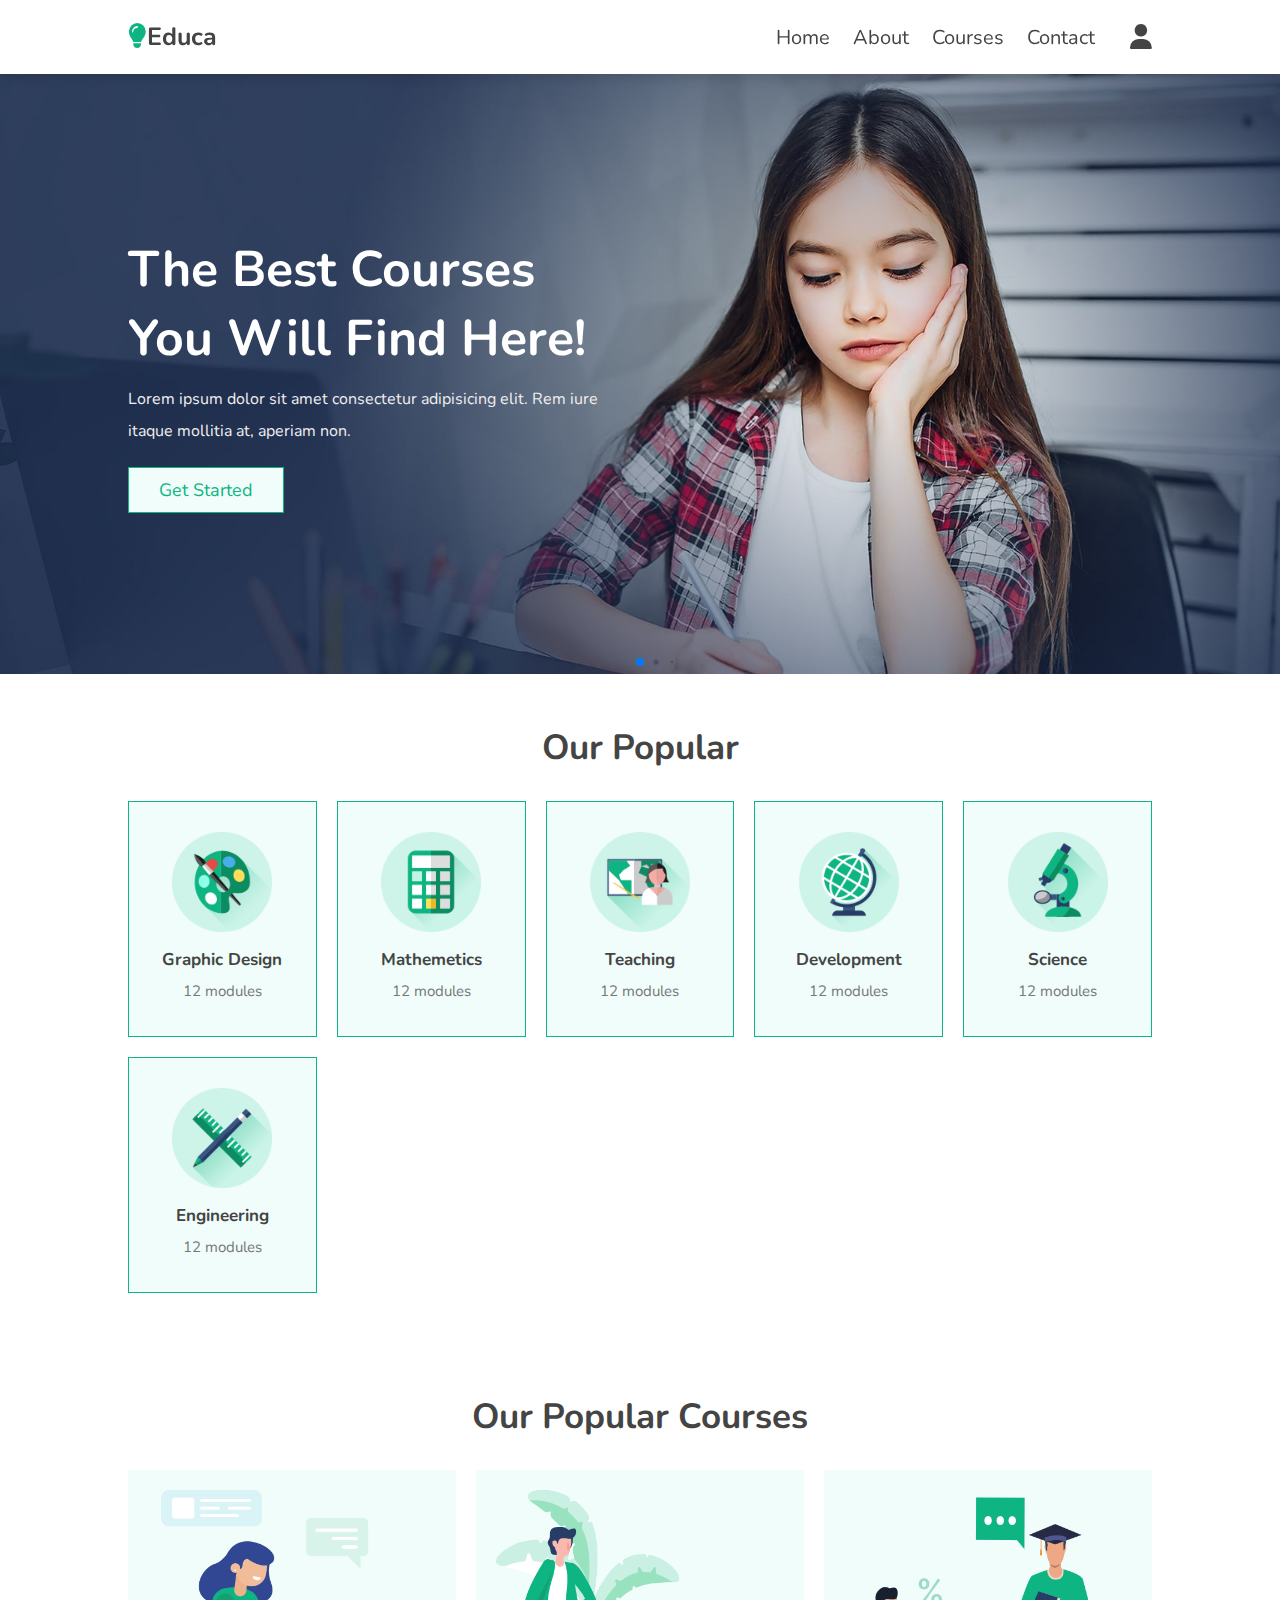
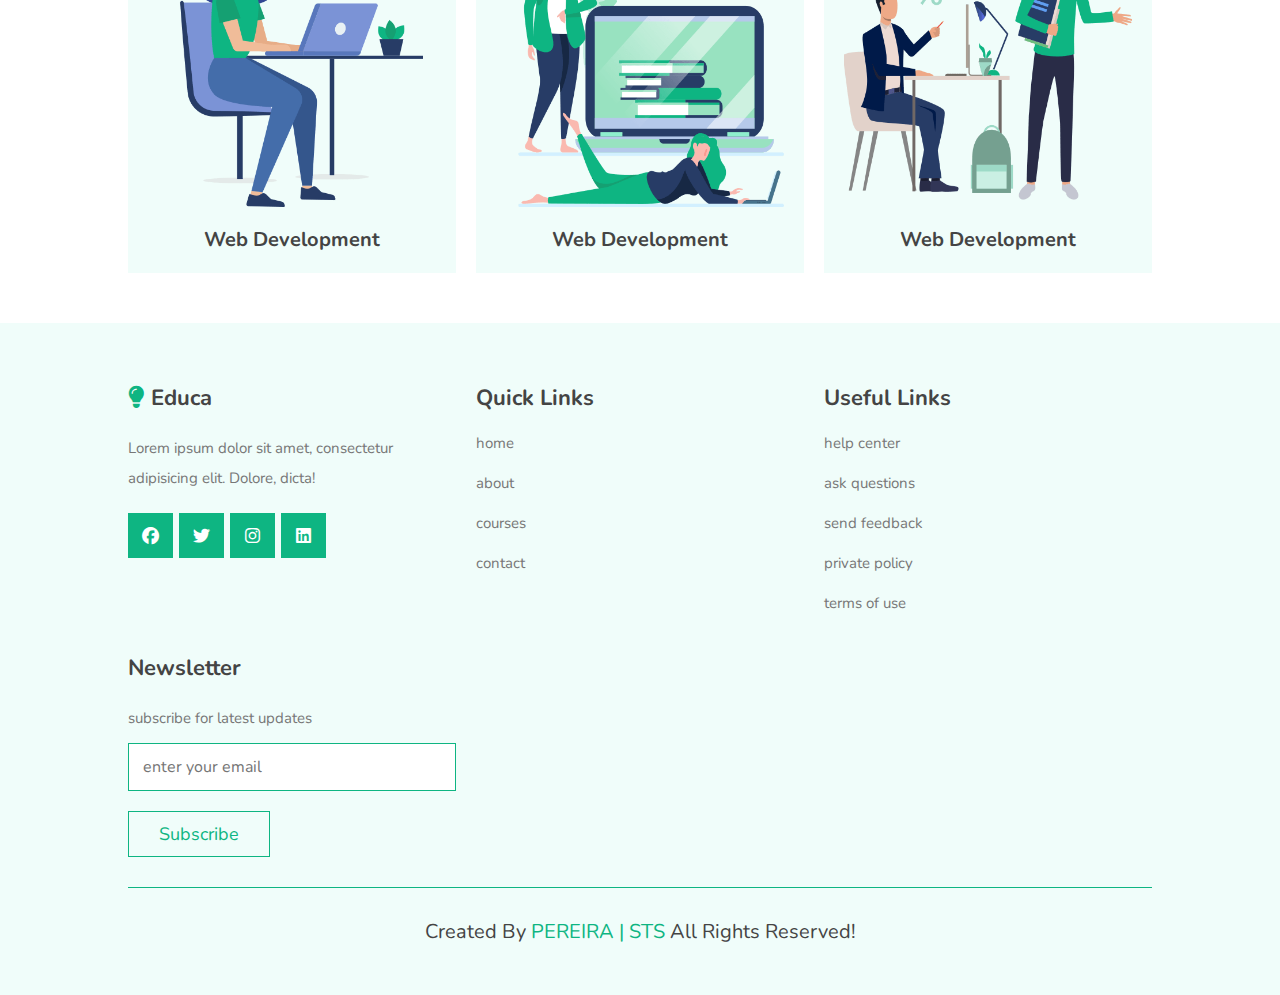
<file: index.html>
<!DOCTYPE html>
<html lang="pt-br">
  <head>
    <meta charset="UTF-8" />
    <meta http-equiv="X-UA-Compatible" content="IE=edge" />
    <meta name="viewport" content="width=device-width, initial-scale=1.0" />
    <title>Project 7</title>
    
    <!-- font awesome cdn link -->
    <link
      rel="stylesheet"
      href="https://cdnjs.cloudflare.com/ajax/libs/font-awesome/6.3.0/css/all.min.css"
    />

    <!-- swiper css link -->
    <link rel="stylesheet" href="https://cdn.jsdelivr.net/npm/swiper@9/swiper-bundle.min.css" />

     <!-- custom css file link -->
     <link rel="stylesheet" href="css/style.css" />

  </head>
  <body>
    <!-- Header section starts -->
    <header class="header">
      <a href="" class="logo"> <i class="fas fa-lightbulb"></i>educa</a>
      <nav class="navbar">
        <div id="close-navbar" class="fas fa-times"></div>
        <a href="index.html">home</a>
        <a href="about.html">about</a>
        <a href="courses.html">courses</a>
        <a href="contact.html">contact</a>
      </nav>

      <div class="icons">
        <div id="account-btn" class="fas fa-user"></div>
        <div id="menu-btn" class="fas fa-bars"></div>
      </div>
    </header>
    <!-- Header section ends -->
    <!-- account form section starts -->
    <div class="account-form">
      <div id="close-form" class="fas fa-times"></div>

      <div class="buttons">
        <span class="btn active login-btn">login</span>
        <span class="btn register-btn">register</span>
      </div>

      <form action="" class="login-form active">
        <h3>login now</h3>
        <input type="email" placeholder="enter your email" class="box" />
        <input type="password" placeholder="enter your password" class="box" />
        <div class="flex">
          <input type="checkbox" name="" id="remember-me" />
          <label for="remember-me">remember-me</label>
          <a href="#">forgot password?</a>
        </div>
        <input type="submit" value="login now" class="btn" />
      </form>

      <form action="" class="register-form">
        <h3>register now</h3>
        <input type="email" placeholder="enter your email" class="box" />
        <input type="password" placeholder="enter your password" class="box" />
        <input
          type="password"
          placeholder="confirm your password"
          class="box"
        />
        <input type="submit" value="register now" class="btn" />
      </form>
    </div>
    <!-- account form section ends -->
    <!-- home section starts -->
    <section class="home">
      <div class="swiper home-slider">
        <div class="swiper-wrapper">
          <section class="swiper-slide" style="background: url(img/home-slide-1.jpg) no-repeat;">
            <div class="content">
              <h3>the best courses you will find here!</h3>
              <p>Lorem ipsum dolor sit amet consectetur adipisicing elit. Rem iure itaque mollitia at, aperiam non.</p>
              <a href="#" class="btn">get started</a>
            </div>
          </section>

          <section class="swiper-slide" style="background: url(img/home-slide-2.jpg) no-repeat;">
            <div class="content">
              <h3>the best courses you will find here!</h3>
              <p>Lorem ipsum dolor sit amet consectetur adipisicing elit. Rem iure itaque mollitia at, aperiam non.</p>
              <a href="#" class="btn">get started</a>
            </div>
          </section>

          <section class="swiper-slide" style="background: url(img/home-slide-3.jpg) no-repeat;">
            <div class="content">
              <h3>the best courses you will find here!</h3>
              <p>Lorem ipsum dolor sit amet consectetur adipisicing elit. Rem iure itaque mollitia at, aperiam non.</p>
              <a href="#" class="btn">get started</a>
            </div>
          </section>
        </div>
        <div class="swiper-pagination"></div>
      </div>
    </section>
    <!-- home section ends -->
    <!-- subject section starts -->
    <section class="subjects">
      <h1 class="heading">our popular</h1>
      <div class="box-container">
        <div class="box">
          <img src="img/subject-icon-1.png">
          <h3>graphic design</h3>
          <p>12 modules</p>
        </div>

        <div class="box">
          <img src="img/subject-icon-2.png">
          <h3>mathemetics</h3>
          <p>12 modules</p>
        </div>

        <div class="box">
          <img src="img/subject-icon-3.png">
          <h3>teaching</h3>
          <p>12 modules</p>
        </div>

        <div class="box">
          <img src="img/subject-icon-4.png">
          <h3>development</h3>
          <p>12 modules</p>
        </div>

        <div class="box">
          <img src="img/subject-icon-5.png">
          <h3>science</h3>
          <p>12 modules</p>
        </div>

        <div class="box">
          <img src="img/subject-icon-6.png">
          <h3>engineering</h3>
          <p>12 modules</p>
        </div>
      </div>
    </section>
    <!-- subject section ends -->
    <!-- home courses slider section starts -->
    <section class="home-courses">

      <h1 class="heading">our popular courses</h1>
      <div class="swiper home-courses-slider">
        <div class="swiper-wrapper">
          <div class="swiper-slide slide">
            <div class="image">
              <img src="img/course-1-1.png">
              <h3>web development</h3>
            </div>
            <div class="content">
              <h3>web development</h3>
              <p>Lorem ipsum dolor sit amet consectetur adipisicing elit. Voluptas, illo?</p>
              <a href="#" class="btn">read more</a>
            </div>
          </div>

          <div class="swiper-slide slide">
            <div class="image">
              <img src="img/course-1-2.png">
              <h3>web development</h3>
            </div>
            <div class="content">
              <h3>web development</h3>
              <p>Lorem ipsum dolor sit amet consectetur adipisicing elit. Voluptas, illo?</p>
              <a href="#" class="btn">read more</a>
            </div>
          </div>

          <div class="swiper-slide slide">
            <div class="image">
              <img src="img/course-1-3.png">
              <h3>web development</h3>
            </div>
            <div class="content">
              <h3>web development</h3>
              <p>Lorem ipsum dolor sit amet consectetur adipisicing elit. Voluptas, illo?</p>
              <a href="#" class="btn">read more</a>
            </div>
          </div>

          <div class="swiper-slide slide">
            <div class="image">
              <img src="img/course-1-4.png">
              <h3>web development</h3>
            </div>
            <div class="content">
              <h3>web development</h3>
              <p>Lorem ipsum dolor sit amet consectetur adipisicing elit. Voluptas, illo?</p>
              <a href="#" class="btn">read more</a>
            </div>
          </div>

          <div class="swiper-slide slide">
            <div class="image">
              <img src="img/course-1-5.png">
              <h3>web development</h3>
            </div>
            <div class="content">
              <h3>web development</h3>
              <p>Lorem ipsum dolor sit amet consectetur adipisicing elit. Voluptas, illo?</p>
              <a href="#" class="btn">read more</a>
            </div>
          </div>

          <div class="swiper-slide slide">
            <div class="image">
              <img src="img/course-1-6.png">
              <h3>web development</h3>
            </div>
            <div class="content">
              <h3>web development</h3>
              <p>Lorem ipsum dolor sit amet consectetur adipisicing elit. Voluptas, illo?</p>
              <a href="#" class="btn">read more</a>
            </div>
          </div>
        </div>
      </div>
    </section>
    <!-- home courses slider section ends -->
    <!-- footer section starts -->
    <section class="footer">
      <div class="box-container">
        <div class="box">
          <h3><i class="fas fa-lightbulb"></i> educa</h3>
          <p>
            Lorem ipsum dolor sit amet, consectetur adipisicing elit. Dolore,
            dicta!
          </p>
          <div class="share">
            <a target="_blank" href="https://pt-br.facebook.com/ronaldo.ronaldo.9889/" class="fab fa-facebook"></a>
            <a target="_blank" href="#" class="fab fa-twitter"></a>
            <a target="_blank" href="#" class="fab fa-instagram"></a>
            <a target="_blank" href="#" class="fab fa-linkedin"></a>
          </div>
        </div>

        <div class="box">
          <h3>quick links</h3>
          <a href="index.html" class="link">home</a>
          <a href="about.html" class="link">about</a>
          <a href="courses.html" class="link">courses</a>
          <a href="contact.html" class="link">contact</a>
        </div>

        <div class="box">
          <h3>useful links</h3>
          <a href="#" class="link">help center</a>
          <a href="#" class="link">ask questions</a>
          <a href="#" class="link">send feedback</a>
          <a href="#" class="link">private policy</a>
          <a href="#" class="link">terms of use</a>
        </div>

        <div class="box">
          <h3>newsletter</h3>
          <p>subscribe for latest updates</p>
          <form action="">
            <input
              type="email"
              name=""
              placeholder="enter your email"
              id=""
              class="email"
            />
            <input type="submit" value="subscribe" class="btn" />
          </form>
        </div>
      </div>

      <div class="credit">
        created by <span>PEREIRA | STS</span> all rights reserved!
      </div>
    </section>
    <!-- footer section ends -->
    <!-- swiper js link -->
    <script src="https://cdn.jsdelivr.net/npm/swiper@9/swiper-bundle.min.js"></script>
    <!-- account js file starts -->
    <script src="js/script.js"></script>
    <!-- account js file ends -->
  </body>
</html>
</file>
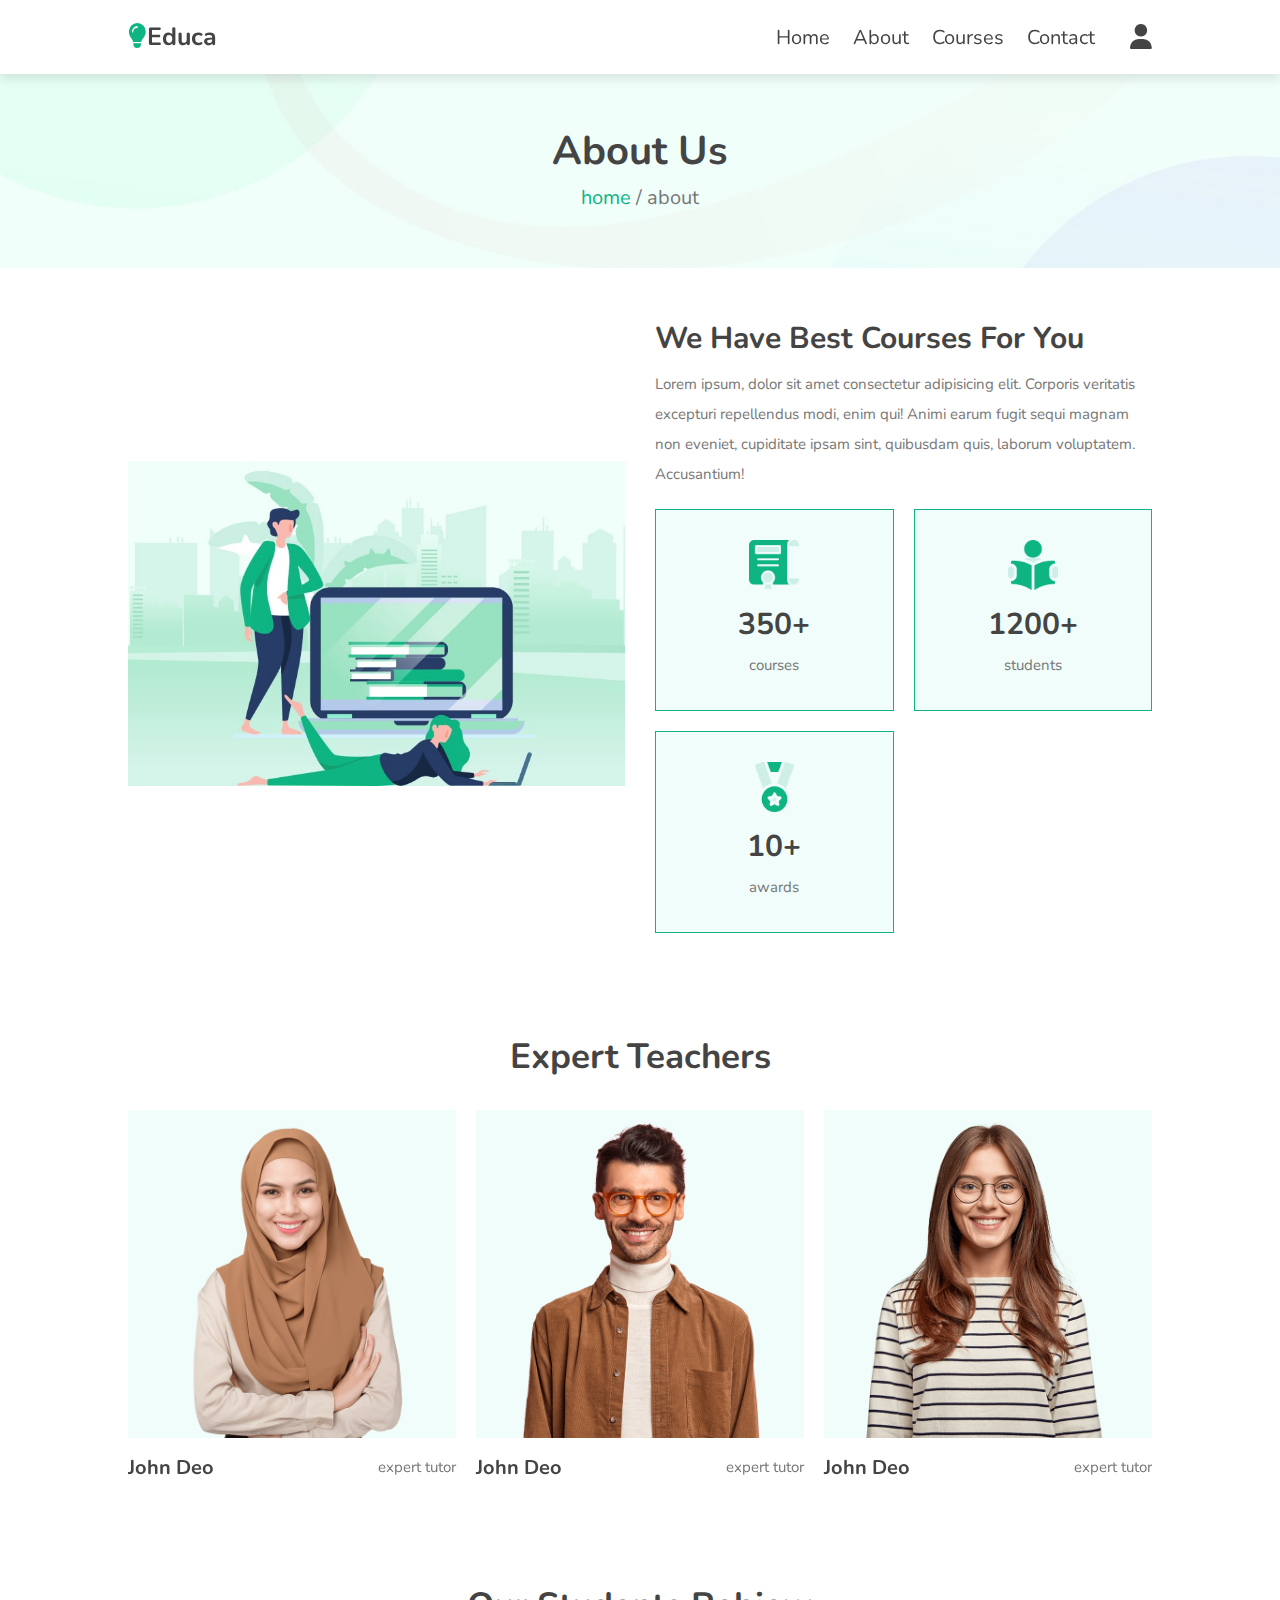
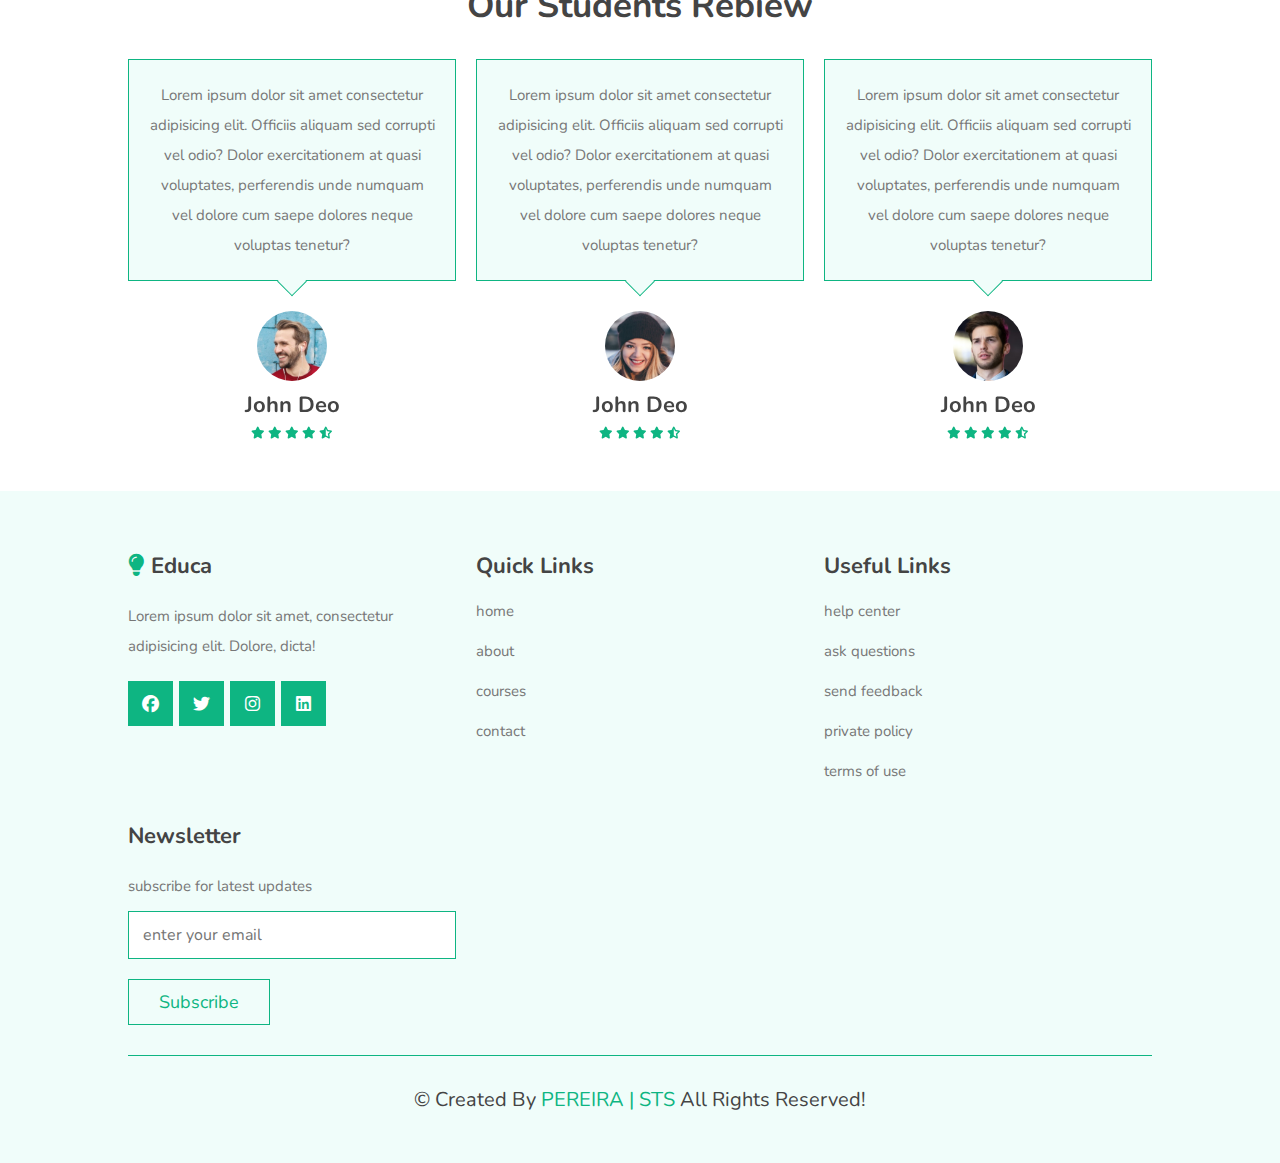
<file: about.html>
<!DOCTYPE html>
<html lang="pt-br">
  <head>
    <meta charset="UTF-8" />
    <meta http-equiv="X-UA-Compatible" content="IE=edge" />
    <meta name="viewport" content="width=device-width, initial-scale=1.0" />
    <title>Project 7 - About</title>
    <link rel="stylesheet" href="css/style.css" />
    <link
      rel="stylesheet"
      href="https://cdnjs.cloudflare.com/ajax/libs/font-awesome/6.3.0/css/all.min.css"
    />
    <!-- swiper css link -->
    <link
      rel="stylesheet"
      href="https://cdn.jsdelivr.net/npm/swiper@9/swiper-bundle.min.css"
    />
  </head>
  <body>
    <!-- header section starts -->
    <header class="header">
      <a href="" class="logo"> <i class="fas fa-lightbulb"></i>educa</a>
      <nav class="navbar">
        <div id="close-navbar" class="fas fa-times"></div>
        <a href="index.html">home</a>
        <a href="about.html">about</a>
        <a href="courses.html">courses</a>
        <a href="contact.html">contact</a>
      </nav>

      <div class="icons">
        <div id="account-btn" class="fas fa-user"></div>
        <div id="menu-btn" class="fas fa-bars"></div>
      </div>
    </header>

    <!-- form section starts -->
    <div class="account-form">
      <div id="close-form" class="fas fa-times"></div>

      <div class="buttons">
        <span class="btn active login-btn">login</span>
        <span class="btn register-btn">register</span>
      </div>

      <form action="" class="login-form active">
        <h3>login now</h3>
        <input type="email" placeholder="enter your email" class="box" />
        <input type="password" placeholder="enter your password" class="box" />
        <div class="flex">
          <input type="checkbox" name="" id="remember-me" />
          <label for="remember-me">remember-me</label>
          <a href="#">forgot password?</a>
        </div>
        <input type="submit" value="login now" class="btn" />
      </form>

      <form action="" class="register-form">
        <h3>register now</h3>
        <input type="email" placeholder="enter your email" class="box" />
        <input type="password" placeholder="enter your password" class="box" />
        <input
          type="password"
          placeholder="confirm your password"
          class="box"
        />
        <input type="submit" value="register now" class="btn" />
      </form>
    </div>
    <!-- form section ends -->
    <!-- header section ends -->
    <!-- about section starts -->
    <section class="heading-link">
      <h3>about us</h3>
      <p><a href="index.html">home</a> / about</p>
    </section>
    <section class="about">
      <div class="images">
        <img src="img/about-img.jpg" />
      </div>

      <div class="content">
        <h3 class="about-title">we have best courses for you</h3>
        <p>
          Lorem ipsum, dolor sit amet consectetur adipisicing elit. Corporis
          veritatis excepturi repellendus modi, enim qui! Animi earum fugit
          sequi magnam non eveniet, cupiditate ipsam sint, quibusdam quis,
          laborum voluptatem. Accusantium!
        </p>
        <div class="icons-container">
          <div class="icons">
            <img src="img/about-icon-1.png" />
            <h3>350+</h3>
            <span>courses</span>
          </div>

          <div class="icons">
            <img src="img/about-icon-2.png" />
            <h3>1200+</h3>
            <span>students</span>
          </div>

          <div class="icons">
            <img src="img/about-icon-3.png" />
            <h3>10+</h3>
            <span>awards</span>
          </div>
        </div>
      </div>
    </section>
    <!-- about section ends -->
    <!-- teachers section starts-->
    <section class="teachers">
      <h1 class="heading">expert teachers</h1>
      <div class="swiper teachers-slider">
        <div class="swiper-wrapper">
          <div class="swiper-slide slide">
            <div class="image">
              <img src="img/teacher-1.png" />
              <div class="share">
                <a href="#" class="fab fa-facebook-f"></a>
                <a href="#" class="fab fa-twitter"></a>
                <a href="#" class="fab fa-instagram"></a>
                <a href="#" class="fab fa-linkedin"></a>
              </div>
            </div>
            <div class="content">
              <h3>john deo</h3>
              <span>expert tutor</span>
            </div>
          </div>

          <div class="swiper-slide slide">
            <div class="image">
              <img src="img/teacher-2.png" />
              <div class="share">
                <a href="#" class="fab fa-facebook-f"></a>
                <a href="#" class="fab fa-twitter"></a>
                <a href="#" class="fab fa-instagram"></a>
                <a href="#" class="fab fa-linkedin"></a>
              </div>
            </div>
            <div class="content">
              <h3>john deo</h3>
              <span>expert tutor</span>
            </div>
          </div>

          <div class="swiper-slide slide">
            <div class="image">
              <img src="img/teacher-3.png" />
              <div class="share">
                <a href="#" class="fab fa-facebook-f"></a>
                <a href="#" class="fab fa-twitter"></a>
                <a href="#" class="fab fa-instagram"></a>
                <a href="#" class="fab fa-linkedin"></a>
              </div>
            </div>
            <div class="content">
              <h3>john deo</h3>
              <span>expert tutor</span>
            </div>
          </div>

          <div class="swiper-slide slide">
            <div class="image">
              <img src="img/teacher-4.png" />
              <div class="share">
                <a href="#" class="fab fa-facebook-f"></a>
                <a href="#" class="fab fa-twitter"></a>
                <a href="#" class="fab fa-instagram"></a>
                <a href="#" class="fab fa-linkedin"></a>
              </div>
            </div>
            <div class="content">
              <h3>john deo</h3>
              <span>expert tutor</span>
            </div>
          </div>

          <div class="swiper-slide slide">
            <div class="image">
              <img src="img/teacher-5.png" />
              <div class="share">
                <a href="#" class="fab fa-facebook-f"></a>
                <a href="#" class="fab fa-twitter"></a>
                <a href="#" class="fab fa-instagram"></a>
                <a href="#" class="fab fa-linkedin"></a>
              </div>
            </div>
            <div class="content">
              <h3>john deo</h3>
              <span>expert tutor</span>
            </div>
          </div>

          <div class="swiper-slide slide">
            <div class="image">
              <img src="img/teacher-6.png" />
              <div class="share">
                <a href="#" class="fab fa-facebook-f"></a>
                <a href="#" class="fab fa-twitter"></a>
                <a href="#" class="fab fa-instagram"></a>
                <a href="#" class="fab fa-linkedin"></a>
              </div>
            </div>
            <div class="content">
              <h3>john deo</h3>
              <span>expert tutor</span>
            </div>
          </div>
        </div>
      </div>
    </section>
    <!-- teachers section ends-->
    <!-- students reviews section starts -->
    <section class="reviews">
      <h1 class="heading">our students rebiew</h1>
      <div class="swiper reviews-slider">
        <div class="swiper-wrapper">
          <div class="swiper-slide slide">
            <p>
              Lorem ipsum dolor sit amet consectetur adipisicing elit. Officiis
              aliquam sed corrupti vel odio? Dolor exercitationem at quasi
              voluptates, perferendis unde numquam vel dolore cum saepe dolores
              neque voluptas tenetur?
            </p>
            <img src="img/pic-1.png" />
            <h3>john deo</h3>
            <div class="stars">
              <i class="fas fa-star"></i>
              <i class="fas fa-star"></i>
              <i class="fas fa-star"></i>
              <i class="fas fa-star"></i>
              <i class="fas fa-star-half-alt"></i>
            </div>
          </div>

          <div class="swiper-slide slide">
            <p>
              Lorem ipsum dolor sit amet consectetur adipisicing elit. Officiis
              aliquam sed corrupti vel odio? Dolor exercitationem at quasi
              voluptates, perferendis unde numquam vel dolore cum saepe dolores
              neque voluptas tenetur?
            </p>
            <img src="img/pic-2.png" />
            <h3>john deo</h3>
            <div class="stars">
              <i class="fas fa-star"></i>
              <i class="fas fa-star"></i>
              <i class="fas fa-star"></i>
              <i class="fas fa-star"></i>
              <i class="fas fa-star-half-alt"></i>
            </div>
          </div>

          <div class="swiper-slide slide">
            <p>
              Lorem ipsum dolor sit amet consectetur adipisicing elit. Officiis
              aliquam sed corrupti vel odio? Dolor exercitationem at quasi
              voluptates, perferendis unde numquam vel dolore cum saepe dolores
              neque voluptas tenetur?
            </p>
            <img src="img/pic-3.png" />
            <h3>john deo</h3>
            <div class="stars">
              <i class="fas fa-star"></i>
              <i class="fas fa-star"></i>
              <i class="fas fa-star"></i>
              <i class="fas fa-star"></i>
              <i class="fas fa-star-half-alt"></i>
            </div>
          </div>

          <div class="swiper-slide slide">
            <p>
              Lorem ipsum dolor sit amet consectetur adipisicing elit. Officiis
              aliquam sed corrupti vel odio? Dolor exercitationem at quasi
              voluptates, perferendis unde numquam vel dolore cum saepe dolores
              neque voluptas tenetur?
            </p>
            <img src="img/pic-4.png" />
            <h3>john deo</h3>
            <div class="stars">
              <i class="fas fa-star"></i>
              <i class="fas fa-star"></i>
              <i class="fas fa-star"></i>
              <i class="fas fa-star"></i>
              <i class="fas fa-star-half-alt"></i>
            </div>
          </div>

          <div class="swiper-slide slide">
            <p>
              Lorem ipsum dolor sit amet consectetur adipisicing elit. Officiis
              aliquam sed corrupti vel odio? Dolor exercitationem at quasi
              voluptates, perferendis unde numquam vel dolore cum saepe dolores
              neque voluptas tenetur?
            </p>
            <img src="img/pic-5.png" />
            <h3>john deo</h3>
            <div class="stars">
              <i class="fas fa-star"></i>
              <i class="fas fa-star"></i>
              <i class="fas fa-star"></i>
              <i class="fas fa-star"></i>
              <i class="fas fa-star-half-alt"></i>
            </div>
          </div>

          <div class="swiper-slide slide">
            <p>
              Lorem ipsum dolor sit amet consectetur adipisicing elit. Officiis
              aliquam sed corrupti vel odio? Dolor exercitationem at quasi
              voluptates, perferendis unde numquam vel dolore cum saepe dolores
              neque voluptas tenetur?
            </p>
            <img src="img/pic-6.png" />
            <h3>john deo</h3>
            <div class="stars">
              <i class="fas fa-star"></i>
              <i class="fas fa-star"></i>
              <i class="fas fa-star"></i>
              <i class="fas fa-star"></i>
              <i class="fas fa-star-half-alt"></i>
            </div>
          </div>
        </div>
      </div>
    </section>
    <!-- students reviews section ends -->
    <!-- account footer starts -->
    <section class="footer">
      <div class="box-container">
        <div class="box">
          <h3><i class="fas fa-lightbulb"></i> educa</h3>
          <p>
            Lorem ipsum dolor sit amet, consectetur adipisicing elit. Dolore,
            dicta!
          </p>
          <div class="share">
            <a href="#" class="fab fa-facebook"></a>
            <a href="#" class="fab fa-twitter"></a>
            <a href="#" class="fab fa-instagram"></a>
            <a href="#" class="fab fa-linkedin"></a>
          </div>
        </div>

        <div class="box">
          <h3>quick links</h3>
          <a href="index.html" class="link">home</a>
          <a href="about.html" class="link">about</a>
          <a href="courses.html" class="link">courses</a>
          <a href="contact.html" class="link">contact</a>
        </div>

        <div class="box">
          <h3>useful links</h3>
          <a href="#" class="link">help center</a>
          <a href="#" class="link">ask questions</a>
          <a href="#" class="link">send feedback</a>
          <a href="#" class="link">private policy</a>
          <a href="#" class="link">terms of use</a>
        </div>

        <div class="box">
          <h3>newsletter</h3>
          <p>subscribe for latest updates</p>
          <form action="">
            <input
              type="email"
              name=""
              placeholder="enter your email"
              id=""
              class="email"
            />
            <input type="submit" value="subscribe" class="btn" />
          </form>
        </div>
      </div>

      <div class="credit">
        &copy created by <span>PEREIRA | STS</span> all rights reserved!
      </div>
    </section>
    <!-- account footer ends -->
    <!-- swiper js link -->
    <script src="https://cdn.jsdelivr.net/npm/swiper@9/swiper-bundle.min.js"></script>
    <!-- account js file starts -->
    <script src="js/script.js"></script>
    <!-- account js file ends -->
  </body>
</html>
</file>
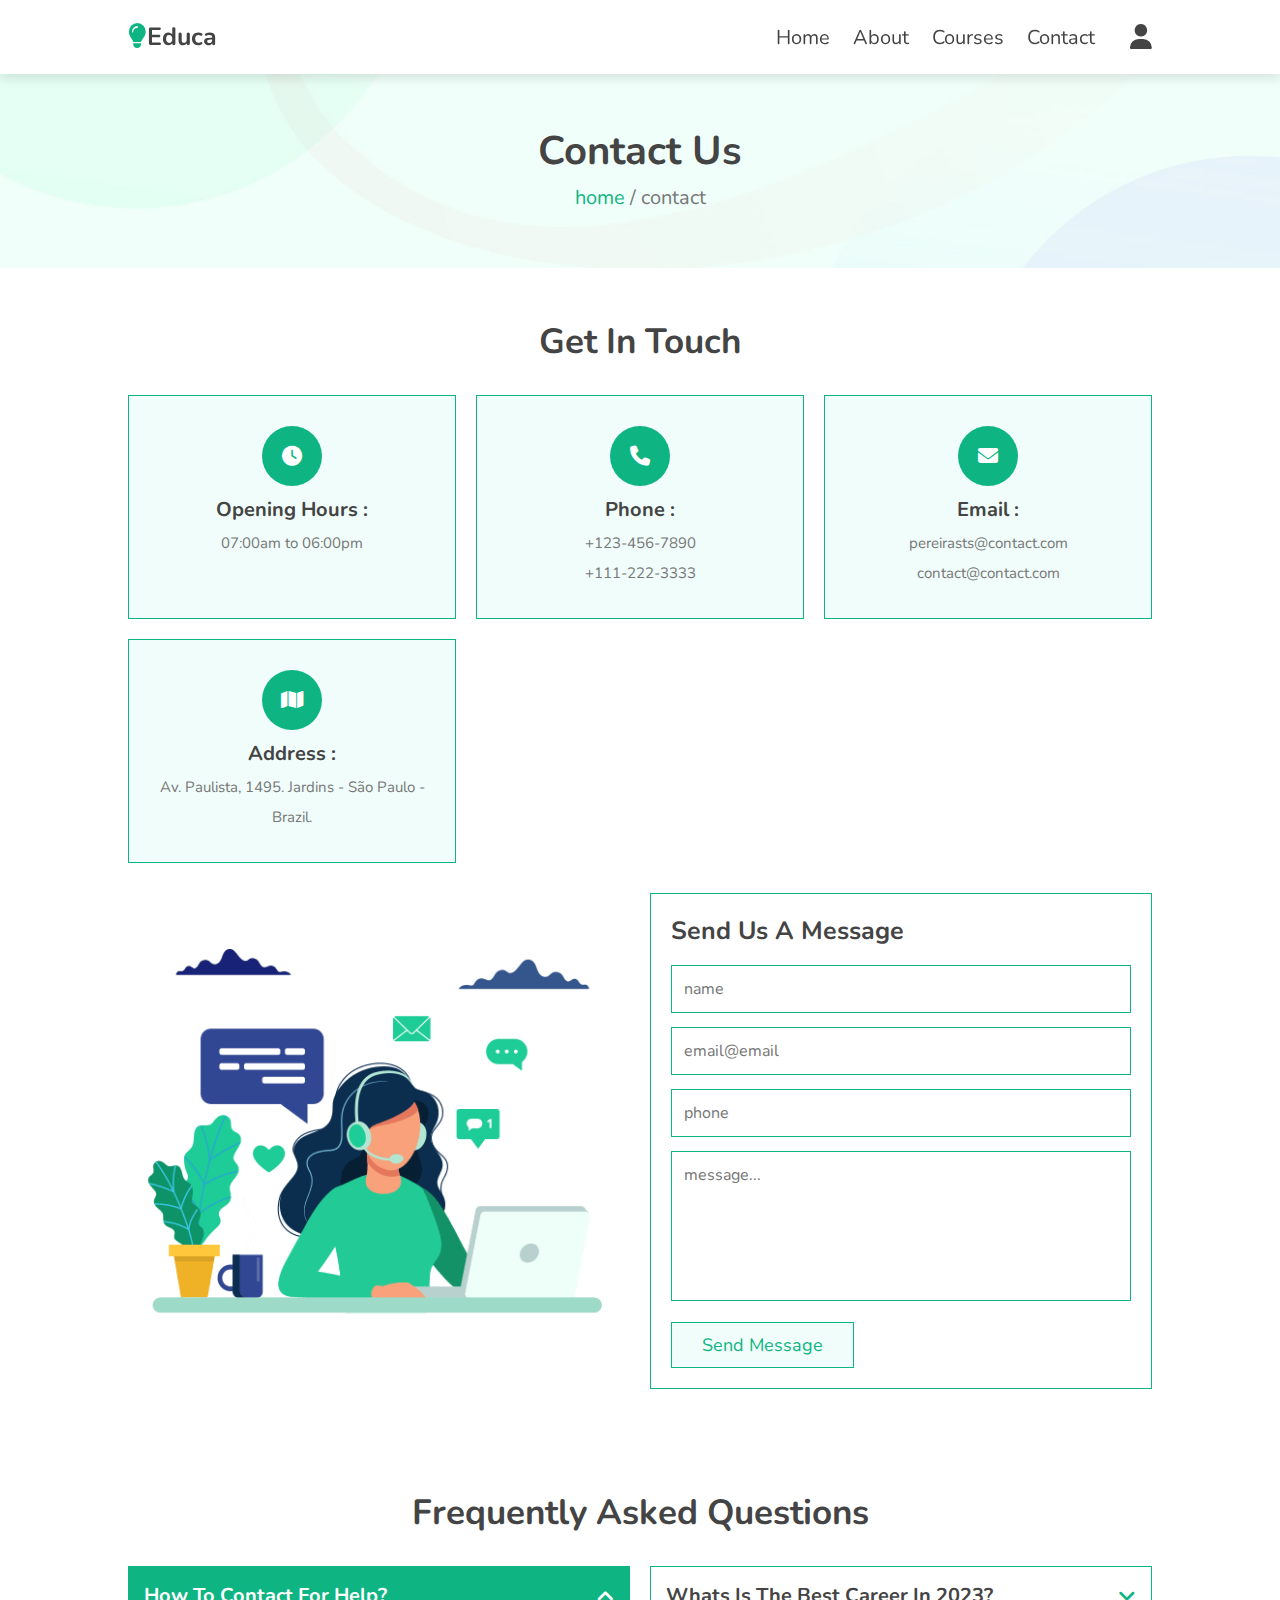
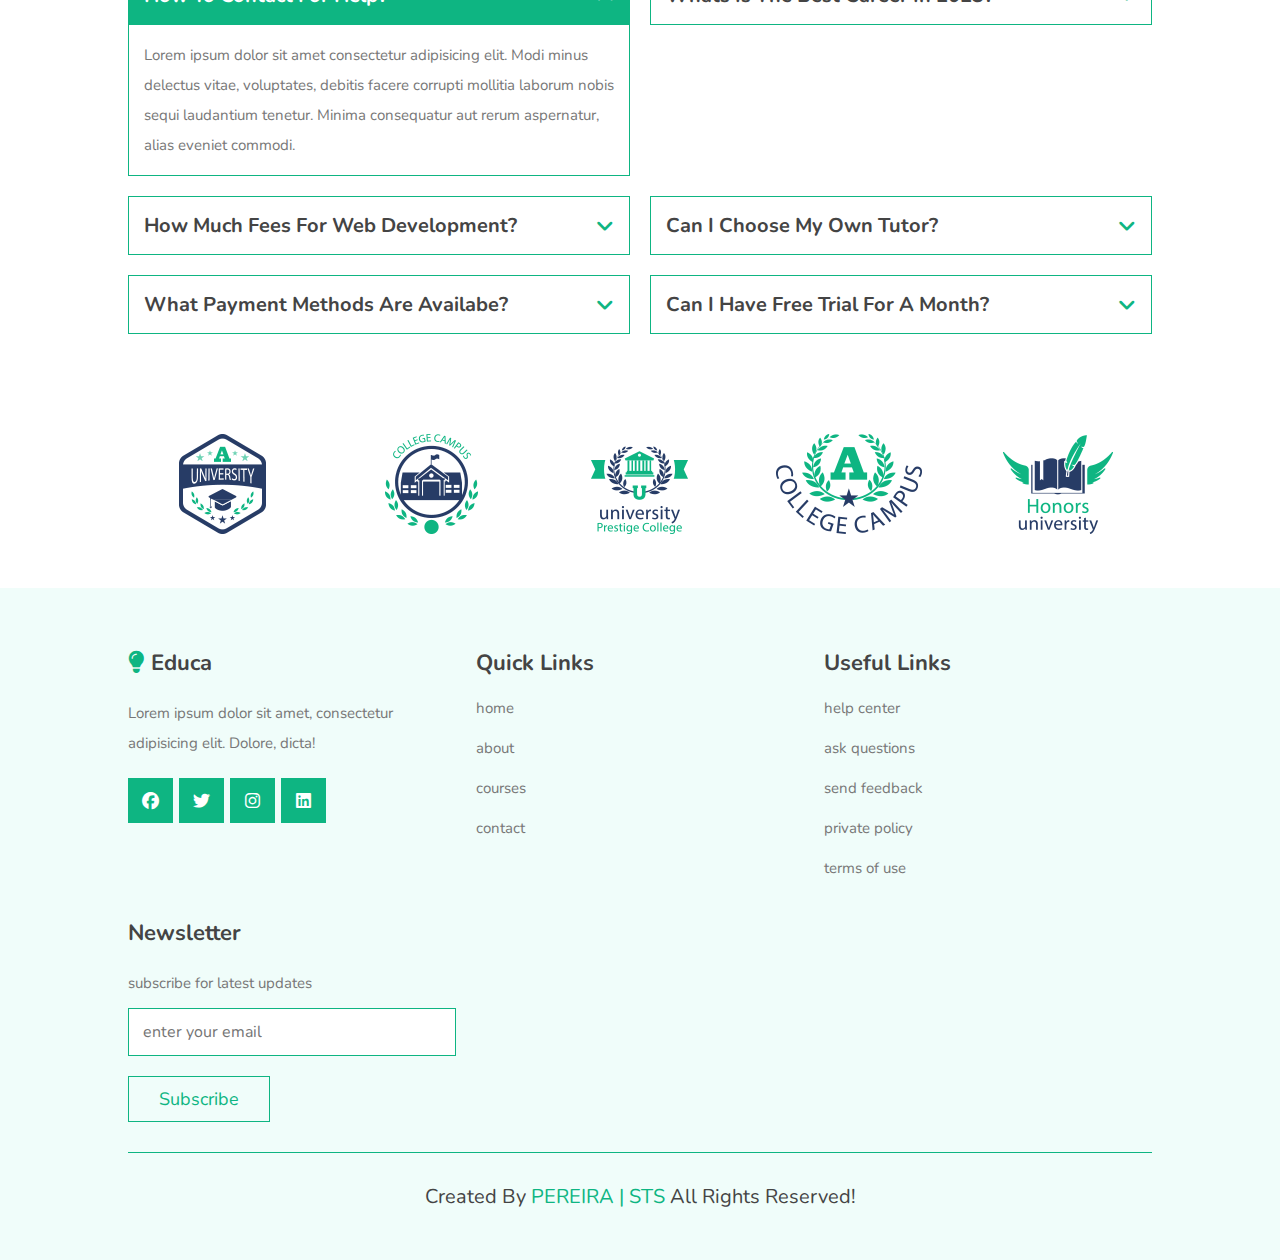
<file: contact.html>
<!DOCTYPE html>
<html lang="pt-br">
  <head>
    <meta charset="UTF-8" />
    <meta http-equiv="X-UA-Compatible" content="IE=edge" />
    <meta name="viewport" content="width=device-width, initial-scale=1.0" />
    <title>Project 7 - Contact</title>
    <link rel="stylesheet" href="css/style.css" />
    <link
      rel="stylesheet"
      href="https://cdnjs.cloudflare.com/ajax/libs/font-awesome/6.3.0/css/all.min.css"
    />
    <!-- swiper css link -->
    <link
      rel="stylesheet"
      href="https://cdn.jsdelivr.net/npm/swiper@9/swiper-bundle.min.css"
    />
  </head>
  <body>
    <!-- Header section starts -->
    <header class="header">
      <a href="" class="logo"> <i class="fas fa-lightbulb"></i>educa</a>
      <nav class="navbar">
        <div id="close-navbar" class="fas fa-times"></div>
        <a href="index.html">home</a>
        <a href="about.html">about</a>
        <a href="courses.html">courses</a>
        <a href="contact.html">contact</a>
      </nav>

      <div class="icons">
        <div id="account-btn" class="fas fa-user"></div>
        <div id="menu-btn" class="fas fa-bars"></div>
      </div>
    </header>

    <!-- account form section starts -->
    <div class="account-form">
      <div id="close-form" class="fas fa-times"></div>

      <div class="buttons">
        <span class="btn active login-btn">login</span>
        <span class="btn register-btn">register</span>
      </div>

      <form action="" class="login-form active">
        <h3>login now</h3>
        <input type="email" placeholder="enter your email" class="box" />
        <input type="password" placeholder="enter your password" class="box" />
        <div class="flex">
          <input type="checkbox" name="" id="remember-me" />
          <label for="remember-me">remember-me</label>
          <a href="#">forgot password?</a>
        </div>
        <input type="submit" value="login now" class="btn" />
      </form>

      <form action="" class="register-form">
        <h3>register now</h3>
        <input type="email" placeholder="enter your email" class="box" />
        <input type="password" placeholder="enter your password" class="box" />
        <input
          type="password"
          placeholder="confirm your password"
          class="box"
        />
        <input type="submit" value="register now" class="btn" />
      </form>
    </div>
    <!-- account form section ends -->
    <!-- Header section ends -->
    <!-- Contact section starts -->
    <section class="heading-link">
      <h3>contact us</h3>
      <p><a href="index.html">home</a> / contact</p>
    </section>
    <section class="contact">
      <h1 class="heading">get in touch</h1>
      <div class="icons-container">
        <div class="icons">
          <i class="fas fa-clock"></i>
          <h3>opening hours :</h3>
          <p>07:00am to 06:00pm</p>
        </div>

        <div class="icons">
          <i class="fas fa-phone"></i>
          <h3>phone :</h3>
          <p>+123-456-7890</p>
          <p>+111-222-3333</p>
        </div>

        <div class="icons">
          <i class="fas fa-envelope"></i>
          <h3>email :</h3>
          <p>pereirasts@contact.com</p>
          <p>contact@contact.com</p>
        </div>

        <div class="icons">
          <i class="fas fa-map"></i>
          <h3>address :</h3>
          <p>Av. Paulista, 1495. Jardins - São Paulo - Brazil.</p>
        </div>
      </div>

      <div class="row">
        <div class="image">
          <img src="img/contact-img.png" />
        </div>

        <form action="">
          <h3>send us a message</h3>
          <input type="text" placeholder="name" class="box" />
          <input type="email" placeholder="email@email" class="box" />
          <input type="number" placeholder="phone" class="box" />
          <textarea
            name=""
            class="box"
            placeholder="message..."
            id=""
            cols="30"
            rows="10"
          ></textarea>
          <input type="submit" value="send message" class="btn" />
        </form>
      </div>
    </section>
    <!--Contact section ends -->
    <!-- faq section starts -->
    <section class="faq">
      <h1 class="heading">frequently asked questions</h1>
      <div class="accordion-container">
        <div class="accordion active">
          <div class="accordion-heading">
            <h3>how to contact for help?</h3>
            <i class="fas fa-angle-down"></i>
          </div>
          <p class="accordion-content">
            Lorem ipsum dolor sit amet consectetur adipisicing elit. Modi minus
            delectus vitae, voluptates, debitis facere corrupti mollitia laborum
            nobis sequi laudantium tenetur. Minima consequatur aut rerum
            aspernatur, alias eveniet commodi.
          </p>
        </div>

        <div class="accordion">
          <div class="accordion-heading">
            <h3>whats is the best career in 2023?</h3>
            <i class="fas fa-angle-down"></i>
          </div>
          <p class="accordion-content">
            Lorem ipsum dolor sit amet consectetur adipisicing elit. Modi minus
            delectus vitae, voluptates, debitis facere corrupti mollitia laborum
            nobis sequi laudantium tenetur. Minima consequatur aut rerum
            aspernatur, alias eveniet commodi.
          </p>
        </div>

        <div class="accordion">
          <div class="accordion-heading">
            <h3>how much fees for web development?</h3>
            <i class="fas fa-angle-down"></i>
          </div>
          <p class="accordion-content">
            Lorem ipsum dolor sit amet consectetur adipisicing elit. Modi minus
            delectus vitae, voluptates, debitis facere corrupti mollitia laborum
            nobis sequi laudantium tenetur. Minima consequatur aut rerum
            aspernatur, alias eveniet commodi.
          </p>
        </div>

        <div class="accordion">
          <div class="accordion-heading">
            <h3>can I choose my own tutor?</h3>
            <i class="fas fa-angle-down"></i>
          </div>
          <p class="accordion-content">
            Lorem ipsum dolor sit amet consectetur adipisicing elit. Modi minus
            delectus vitae, voluptates, debitis facere corrupti mollitia laborum
            nobis sequi laudantium tenetur. Minima consequatur aut rerum
            aspernatur, alias eveniet commodi.
          </p>
        </div>

        <div class="accordion">
          <div class="accordion-heading">
            <h3>what payment methods are availabe?</h3>
            <i class="fas fa-angle-down"></i>
          </div>
          <p class="accordion-content">
            Lorem ipsum dolor sit amet consectetur adipisicing elit. Modi minus
            delectus vitae, voluptates, debitis facere corrupti mollitia laborum
            nobis sequi laudantium tenetur. Minima consequatur aut rerum
            aspernatur, alias eveniet commodi.
          </p>
        </div>

        <div class="accordion">
          <div class="accordion-heading">
            <h3>can I have free trial for a month?</h3>
            <i class="fas fa-angle-down"></i>
          </div>
          <p class="accordion-content">
            Lorem ipsum dolor sit amet consectetur adipisicing elit. Modi minus
            delectus vitae, voluptates, debitis facere corrupti mollitia laborum
            nobis sequi laudantium tenetur. Minima consequatur aut rerum
            aspernatur, alias eveniet commodi.
          </p>
        </div>
      </div>
    </section>
    <!-- faq section ends -->
    <!-- logo slider starts -->
    <section class="logo-container">
      <div class="swiper logo-slider">
        <div class="swiper-wrapper">
          <div class="swiper-slide"><img src="img/partner-logo-2.png" /></div>
          <div class="swiper-slide"><img src="img/partner-logo-1.png" /></div>
          <div class="swiper-slide"><img src="img/partner-logo-3.png" /></div>
          <div class="swiper-slide"><img src="img/partner-logo-4.png" /></div>
          <div class="swiper-slide"><img src="img/partner-logo-5.png" /></div>
        </div>
      </div>
    </section>
    <!-- logo slider ends -->
    <!-- account footer starts -->
    <section class="footer">
      <div class="box-container">
        <div class="box">
          <h3><i class="fas fa-lightbulb"></i> educa</h3>
          <p>
            Lorem ipsum dolor sit amet, consectetur adipisicing elit. Dolore,
            dicta!
          </p>
          <div class="share">
            <a href="#" class="fab fa-facebook"></a>
            <a href="#" class="fab fa-twitter"></a>
            <a href="#" class="fab fa-instagram"></a>
            <a href="#" class="fab fa-linkedin"></a>
          </div>
        </div>

        <div class="box">
          <h3>quick links</h3>
          <a href="index.html" class="link">home</a>
          <a href="about.html" class="link">about</a>
          <a href="courses.html" class="link">courses</a>
          <a href="contact.html" class="link">contact</a>
        </div>

        <div class="box">
          <h3>useful links</h3>
          <a href="#" class="link">help center</a>
          <a href="#" class="link">ask questions</a>
          <a href="#" class="link">send feedback</a>
          <a href="#" class="link">private policy</a>
          <a href="#" class="link">terms of use</a>
        </div>

        <div class="box">
          <h3>newsletter</h3>
          <p>subscribe for latest updates</p>
          <form action="">
            <input
              type="email"
              name=""
              placeholder="enter your email"
              id=""
              class="email"
            />
            <input type="submit" value="subscribe" class="btn" />
          </form>
        </div>
      </div>

      <div class="credit">
        created by <span>PEREIRA | STS</span> all rights reserved!
      </div>
    </section>
    <!-- account footer ends -->
    <!-- swiper js link -->
    <script src="https://cdn.jsdelivr.net/npm/swiper@9/swiper-bundle.min.js"></script>
    <!-- account js file starts -->
    <script src="js/script.js"></script>
    <!-- account js file ends -->
  </body>
</html>
</file>
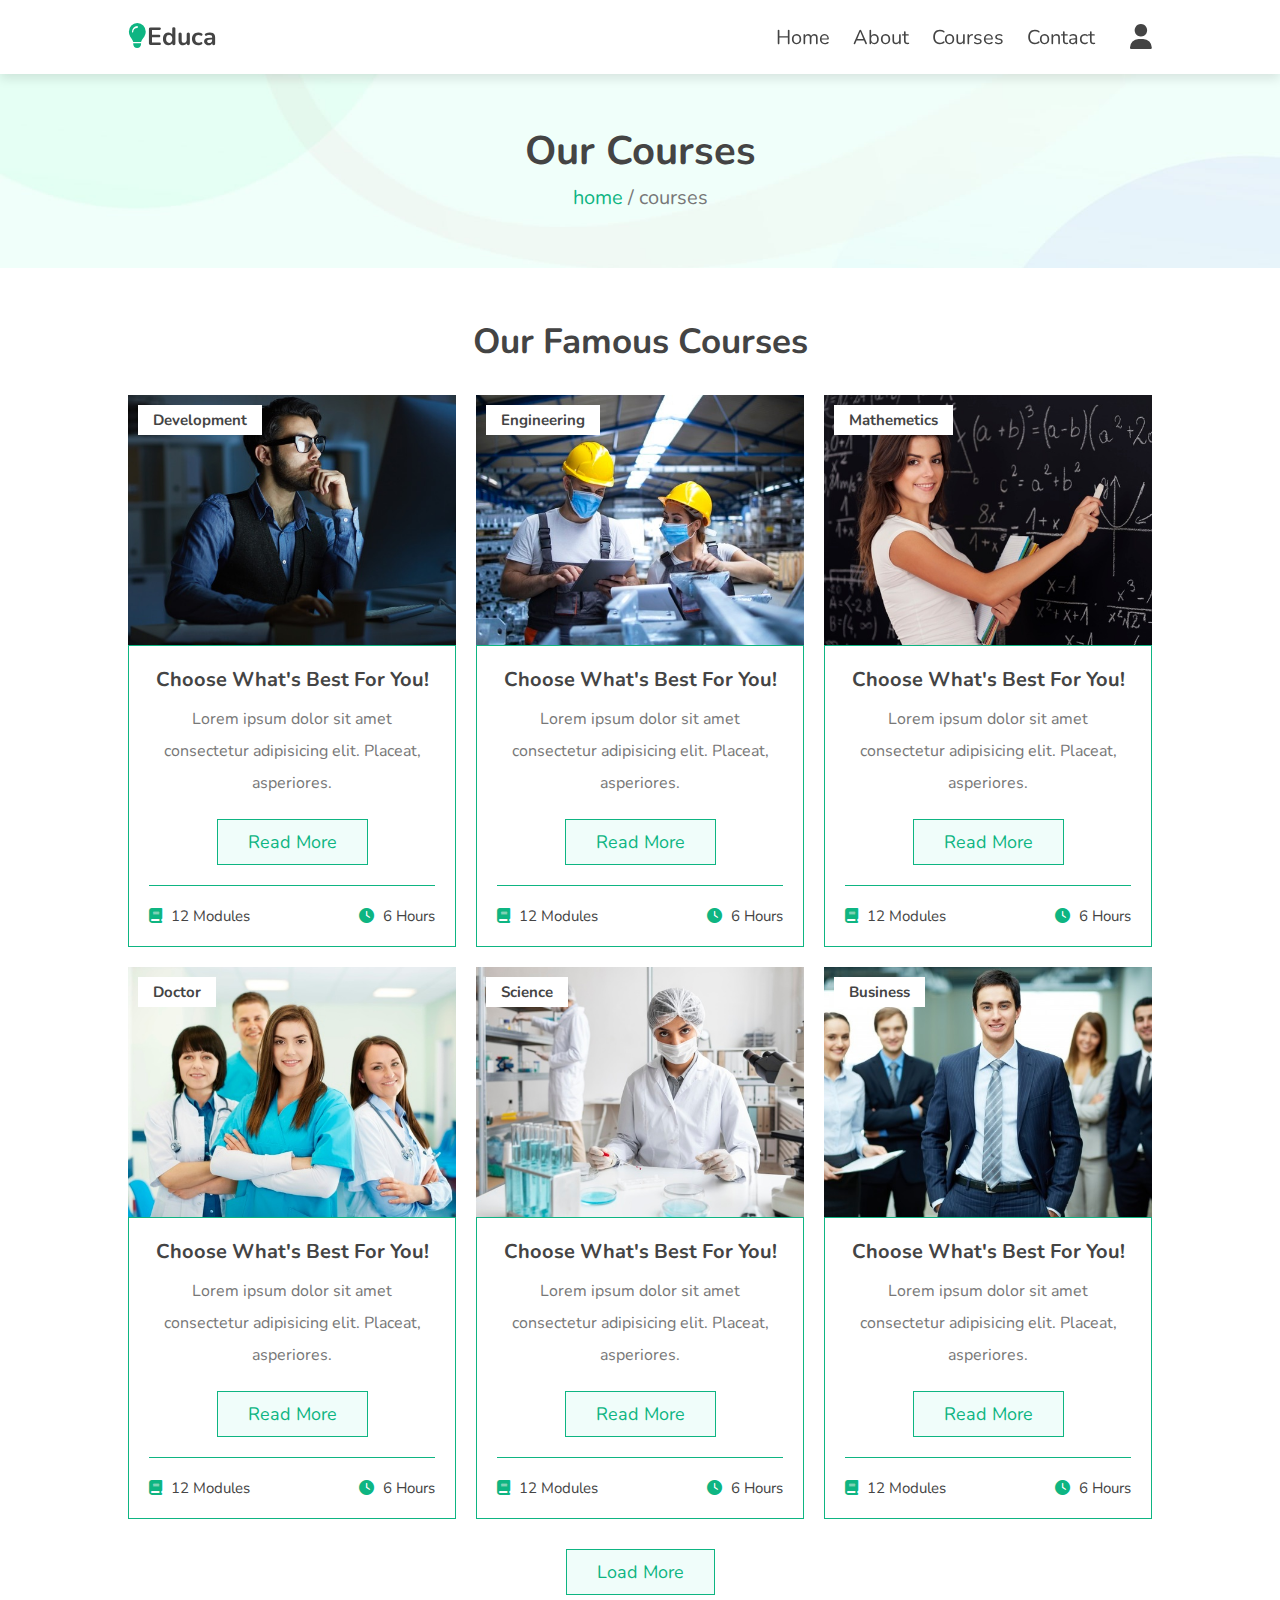
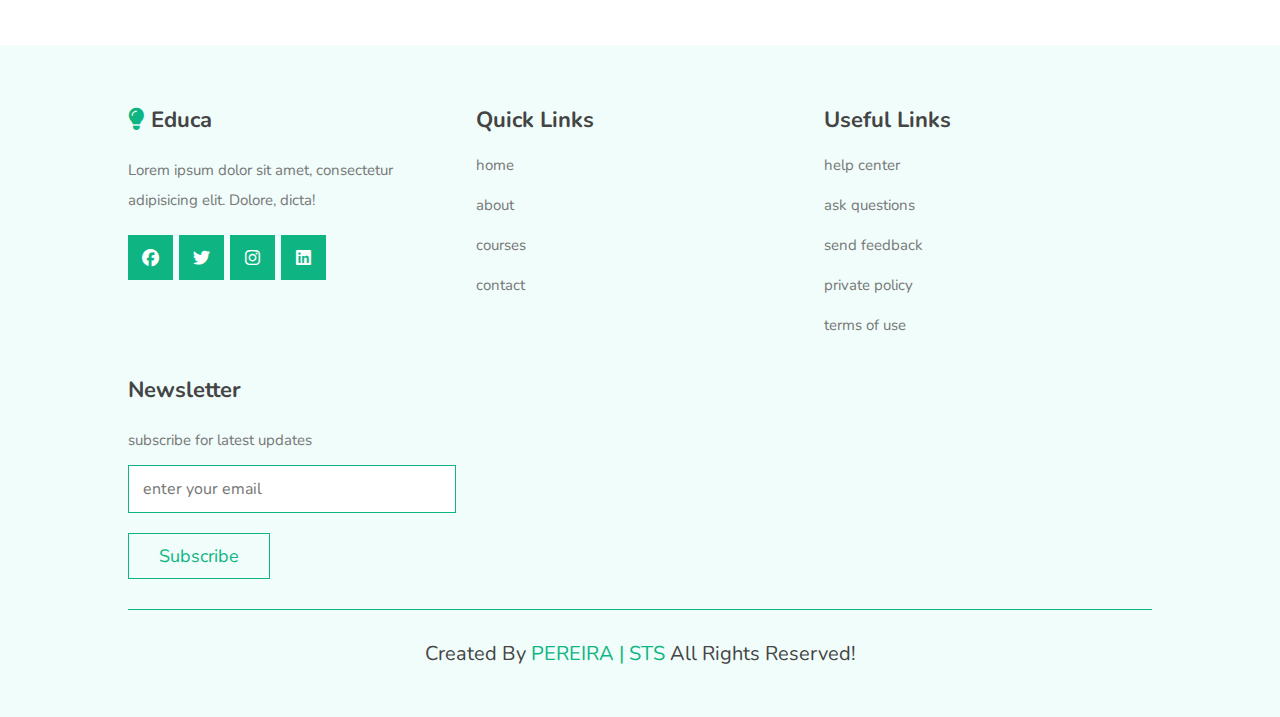
<file: courses.html>
<!DOCTYPE html>
<html lang="pt-br">
  <head>
    <meta charset="UTF-8" />
    <meta http-equiv="X-UA-Compatible" content="IE=edge" />
    <meta name="viewport" content="width=device-width, initial-scale=1.0" />
    <title>Project 7 - Courses</title>
    <link rel="stylesheet" href="css/style.css" />
    <link
      rel="stylesheet"
      href="https://cdnjs.cloudflare.com/ajax/libs/font-awesome/6.3.0/css/all.min.css"
    />
    <!-- swiper css link -->
    <link
      rel="stylesheet"
      href="https://cdn.jsdelivr.net/npm/swiper@9/swiper-bundle.min.css"
    />
  </head>
  <body>
    <!-- Header section starts -->
    <header class="header">
      <a href="" class="logo"> <i class="fas fa-lightbulb"></i>educa</a>
      <nav class="navbar">
        <div id="close-navbar" class="fas fa-times"></div>
        <a href="index.html">home</a>
        <a href="about.html">about</a>
        <a href="courses.html">courses</a>
        <a href="contact.html">contact</a>
      </nav>

      <div class="icons">
        <div id="account-btn" class="fas fa-user"></div>
        <div id="menu-btn" class="fas fa-bars"></div>
      </div>
    </header>
    <!-- account form section starts -->
    <div class="account-form">
      <div id="close-form" class="fas fa-times"></div>

      <div class="buttons">
        <span class="btn active login-btn">login</span>
        <span class="btn register-btn">register</span>
      </div>

      <form action="" class="login-form active">
        <h3>login now</h3>
        <input type="email" placeholder="enter your email" class="box" />
        <input type="password" placeholder="enter your password" class="box" />
        <div class="flex">
          <input type="checkbox" name="" id="remember-me" />
          <label for="remember-me">remember-me</label>
          <a href="#">forgot password?</a>
        </div>
        <input type="submit" value="login now" class="btn" />
      </form>

      <form action="" class="register-form">
        <h3>register now</h3>
        <input type="email" placeholder="enter your email" class="box" />
        <input type="password" placeholder="enter your password" class="box" />
        <input
          type="password"
          placeholder="confirm your password"
          class="box"
        />
        <input type="submit" value="register now" class="btn" />
      </form>
    </div>
    <!-- account form section ends -->
    <!-- Header section ends -->
    <!-- courses section starts -->
    <section class="heading-link">
      <h3>our courses</h3>
      <p><a href="index.html">home</a> / courses</p>
    </section>
    <section class="courses">
      <h1 class="heading">our famous courses</h1>
      <div class="box-container">
        <div class="box">
          <div class="image">
            <img src="img/course-2-1.jpg" />
            <h3>development</h3>
          </div>
          <div class="content">
            <h3>choose what's best for you!</h3>
            <p>
              Lorem ipsum dolor sit amet consectetur adipisicing elit. Placeat,
              asperiores.
            </p>
            <a href="#" class="btn">read more</a>
            <div class="icons">
              <span><i class="fas fa-book"></i> 12 modules</span>
              <span><i class="fas fa-clock"></i> 6 hours </span>
            </div>
          </div>
        </div>

        <div class="box">
          <div class="image">
            <img src="img/course-2-2.jpg" />
            <h3>engineering</h3>
          </div>
          <div class="content">
            <h3>choose what's best for you!</h3>
            <p>
              Lorem ipsum dolor sit amet consectetur adipisicing elit. Placeat,
              asperiores.
            </p>
            <a href="#" class="btn">read more</a>
            <div class="icons">
              <span><i class="fas fa-book"></i> 12 modules</span>
              <span><i class="fas fa-clock"></i> 6 hours </span>
            </div>
          </div>
        </div>

        <div class="box">
          <div class="image">
            <img src="img/course-2-3.jpg" />
            <h3>mathemetics</h3>
          </div>
          <div class="content">
            <h3>choose what's best for you!</h3>
            <p>
              Lorem ipsum dolor sit amet consectetur adipisicing elit. Placeat,
              asperiores.
            </p>
            <a href="#" class="btn">read more</a>
            <div class="icons">
              <span><i class="fas fa-book"></i> 12 modules</span>
              <span><i class="fas fa-clock"></i> 6 hours </span>
            </div>
          </div>
        </div>

        <div class="box">
          <div class="image">
            <img src="img/course-2-4.jpg" />
            <h3>doctor</h3>
          </div>
          <div class="content">
            <h3>choose what's best for you!</h3>
            <p>
              Lorem ipsum dolor sit amet consectetur adipisicing elit. Placeat,
              asperiores.
            </p>
            <a href="#" class="btn">read more</a>
            <div class="icons">
              <span><i class="fas fa-book"></i> 12 modules</span>
              <span><i class="fas fa-clock"></i> 6 hours </span>
            </div>
          </div>
        </div>

        <div class="box">
          <div class="image">
            <img src="img/course-2-5.jpg" />
            <h3>science</h3>
          </div>
          <div class="content">
            <h3>choose what's best for you!</h3>
            <p>
              Lorem ipsum dolor sit amet consectetur adipisicing elit. Placeat,
              asperiores.
            </p>
            <a href="#" class="btn">read more</a>
            <div class="icons">
              <span><i class="fas fa-book"></i> 12 modules</span>
              <span><i class="fas fa-clock"></i> 6 hours </span>
            </div>
          </div>
        </div>

        <div class="box">
          <div class="image">
            <img src="img/course-2-6.jpg" />
            <h3>business</h3>
          </div>
          <div class="content">
            <h3>choose what's best for you!</h3>
            <p>
              Lorem ipsum dolor sit amet consectetur adipisicing elit. Placeat,
              asperiores.
            </p>
            <a href="#" class="btn">read more</a>
            <div class="icons">
              <span><i class="fas fa-book"></i> 12 modules</span>
              <span><i class="fas fa-clock"></i> 6 hours </span>
            </div>
          </div>
        </div>

        <div class="box hide">
          <div class="image">
            <img src="img/course-2-7.jpg" />
            <h3>teaching</h3>
          </div>
          <div class="content">
            <h3>choose what's best for you!</h3>
            <p>
              Lorem ipsum dolor sit amet consectetur adipisicing elit. Placeat,
              asperiores.
            </p>
            <a href="#" class="btn">read more</a>
            <div class="icons">
              <span><i class="fas fa-book"></i> 12 modules</span>
              <span><i class="fas fa-clock"></i> 6 hours </span>
            </div>
          </div>
        </div>

        <div class="box hide">
          <div class="image">
            <img src="img/course-2-8.jpg" />
            <h3>designing</h3>
          </div>
          <div class="content">
            <h3>choose what's best for you!</h3>
            <p>
              Lorem ipsum dolor sit amet consectetur adipisicing elit. Placeat,
              asperiores.
            </p>
            <a href="#" class="btn">read more</a>
            <div class="icons">
              <span><i class="fas fa-book"></i> 12 modules</span>
              <span><i class="fas fa-clock"></i> 6 hours </span>
            </div>
          </div>
        </div>

        <div class="box hide">
          <div class="image">
            <img src="img/course-2-9.jpg" />
            <h3>dancing</h3>
          </div>
          <div class="content">
            <h3>choose what's best for you!</h3>
            <p>
              Lorem ipsum dolor sit amet consectetur adipisicing elit. Placeat,
              asperiores.
            </p>
            <a href="#" class="btn">read more</a>
            <div class="icons">
              <span><i class="fas fa-book"></i> 12 modules</span>
              <span><i class="fas fa-clock"></i> 6 hours </span>
            </div>
          </div>
        </div>
      </div>

      <div class="load-more"><div class="btn">load more</div></div>
    </section>
    <!-- courses section ends -->
    <!-- account footer starts -->
    <section class="footer">
      <div class="box-container">
        <div class="box">
          <h3><i class="fas fa-lightbulb"></i> educa</h3>
          <p>
            Lorem ipsum dolor sit amet, consectetur adipisicing elit. Dolore,
            dicta!
          </p>
          <div class="share">
            <a href="#" class="fab fa-facebook"></a>
            <a href="#" class="fab fa-twitter"></a>
            <a href="#" class="fab fa-instagram"></a>
            <a href="#" class="fab fa-linkedin"></a>
          </div>
        </div>

        <div class="box">
          <h3>quick links</h3>
          <a href="index.html" class="link">home</a>
          <a href="about.html" class="link">about</a>
          <a href="courses.html" class="link">courses</a>
          <a href="contact.html" class="link">contact</a>
        </div>

        <div class="box">
          <h3>useful links</h3>
          <a href="#" class="link">help center</a>
          <a href="#" class="link">ask questions</a>
          <a href="#" class="link">send feedback</a>
          <a href="#" class="link">private policy</a>
          <a href="#" class="link">terms of use</a>
        </div>

        <div class="box">
          <h3>newsletter</h3>
          <p>subscribe for latest updates</p>
          <form action="">
            <input
              type="email"
              name=""
              placeholder="enter your email"
              id=""
              class="email"
            />
            <input type="submit" value="subscribe" class="btn" />
          </form>
        </div>
      </div>

      <div class="credit">
        created by <span>PEREIRA | STS</span> all rights reserved!
      </div>
    </section>
    <!-- account footer ends -->
    <!-- swiper js link -->
    <script src="https://cdn.jsdelivr.net/npm/swiper@9/swiper-bundle.min.js"></script>
    <!-- account js file starts -->
    <script src="js/script.js"></script>
    <!-- account js file ends -->
  </body>
</html>
</file>
<file: css/style.css>
@import url("https://fonts.googleapis.com/css2?family=Nunito:wght@200;300;400;500;600&display=swap");
* {
  font-family: "Nunito", sans-serif;
  margin: 0;
  padding: 0;
  box-sizing: border-box;
  outline: none;
  border: none;
  text-decoration: none;
  transition: all 0.2s linear;
}

img {
  -webkit-user-select: none;
     -moz-user-select: none;
          user-select: none;
}

html {
  font-size: 62.5%;
  overflow-x: hidden;
}
html::-webkit-scrollbar {
  width: 1rem;
}
html::-webkit-scrollbar-track {
  background: transparent;
}
html::-webkit-scrollbar-thumb {
  background: #0eb582;
}

section {
  padding: 5rem 10%;
}

.heading-link {
  text-align: center;
  background: url(..//img/heading-bg.jpg) no-repeat;
  background-size: cover;
  background-position: center;
}
.heading-link h3 {
  font-size: 4rem;
  text-transform: capitalize;
  color: #444;
}

p {
  font-size: 2rem;
  line-height: 2;
  color: #777;
}
p a {
  color: #0eb582;
}
p a:hover {
  text-decoration: underline;
}

.heading {
  text-align: center;
  margin-bottom: 3rem;
  font-size: 3.5rem;
  text-transform: capitalize;
  color: #444;
}

.btn {
  display: inline-block;
  margin-top: 1rem;
  padding: 1rem 3rem;
  font-size: 1.8rem;
  border: 0.1rem solid #0eb582;
  background: #f0fdfa;
  color: #0eb582;
  cursor: pointer;
  text-transform: capitalize;
}
.btn:hover {
  background: #0eb582;
  color: #fff;
}

.header {
  position: sticky;
  top: 0;
  left: 0;
  right: 0;
  background: #fff;
  box-shadow: 0 0.5rem 1rem rgba(0, 0, 0, 0.1);
  padding: 2rem 10%;
  display: flex;
  align-items: center;
  z-index: 1000;
}
.header .logo {
  margin-right: auto;
  font-size: 2.5rem;
  text-transform: capitalize;
  color: #444;
  font-weight: bolder;
}
.header .logo i {
  color: #0eb582;
}
.header .navbar {
  position: relative;
}
.header .navbar #close-navbar {
  position: absolute;
  top: 1.5rem;
  right: 2rem;
  font-size: 4rem;
  cursor: pointer;
  color: #444;
  display: none;
}
.header .navbar #close-navbar:hover {
  transform: rotate(90deg);
}
.header .navbar a {
  margin-right: 2rem;
  font-size: 2rem;
  text-transform: capitalize;
  color: #444;
}
.header .navbar a:hover {
  color: #0eb582;
}
.header .icons div {
  cursor: pointer;
  font-size: 2.5rem;
  color: #444;
  margin-left: 1.5rem;
}
.header .icons div:hover {
  color: #0eb582;
}
.header #menu-btn {
  display: none;
}

.account-form {
  position: fixed;
  top: 0;
  right: -105%;
  width: 35rem;
  background: #fff;
  display: flex;
  flex-flow: column;
  gap: 2rem;
  justify-content: center;
  height: 100%;
  z-index: 1200;
  padding: 2rem;
  text-align: center;
}
.account-form.active {
  right: 0;
  box-shadow: 0 0 0 100vw rgba(0, 0, 0, 0.8);
}
.account-form #close-form {
  position: absolute;
  top: 1.5rem;
  right: 2.5rem;
  font-size: 4rem;
  cursor: pointer;
  color: #444;
}
.account-form #close-form:hover {
  transform: rotate(90deg);
}
.account-form form {
  border: 0.1rem solid #0eb582;
  padding: 2rem;
  display: none;
}
.account-form form.active {
  display: block;
}
.account-form form h3 {
  font-size: 2.5rem;
  text-transform: capitalize;
  color: #444;
  padding-bottom: 0.5rem;
  text-transform: uppercase;
}
.account-form form .box {
  width: 100%;
  padding: 1.2rem 1.4rem;
  border: 0.1rem solid #0eb582;
  font-size: 1.6rem;
  margin: 0.7rem 0;
}
.account-form form .flex {
  padding: 1rem 0;
  display: flex;
  align-items: center;
  gap: 0.5rem;
}
.account-form form .flex label {
  font-size: 1.5rem;
  color: #777;
  cursor: pointer;
}
.account-form form .flex a {
  font-size: 1.5rem;
  color: #777;
  margin-left: auto;
}
.account-form form .flex a:hover {
  text-decoration: underline;
  color: #0eb582;
}
.account-form form .btn {
  width: 100%;
}
.account-form .buttons .btn {
  margin: 0 0.5rem;
}
.account-form .buttons .btn.active {
  background: #0eb582;
  color: #fff;
}

.home {
  padding: 0;
}
.home .swiper-slide {
  display: flex;
  align-items: center;
  height: 60rem;
  background-size: cover !important;
  background-position: center !important;
}
.home .swiper-slide .content {
  width: 50rem;
}
.home .swiper-slide .content h3 {
  font-size: 5rem;
  text-transform: capitalize;
  color: #444;
  color: #fff;
}
.home .swiper-slide .content p {
  font-size: 1.6rem;
  line-height: 2;
  color: #777;
  color: #eee;
  padding: 1rem 0;
}

.subjects .box-container {
  display: grid;
  grid-template-columns: repeat(auto-fit, minmax(16rem, 1fr));
  gap: 2rem;
}
.subjects .box-container .box {
  padding: 3rem 2rem;
  text-align: center;
  border: 0.1rem solid #0eb582;
  background: #f0fdfa;
  cursor: pointer;
}
.subjects .box-container .box:hover {
  background: #0eb582;
}
.subjects .box-container .box:hover h3 {
  color: #fff;
}
.subjects .box-container .box:hover p {
  color: #eee;
}
.subjects .box-container .box img {
  height: 10rem;
  margin-bottom: 0.7rem;
}
.subjects .box-container .box h3 {
  font-size: 1.7rem;
  text-transform: capitalize;
  color: #444;
  padding: 0.5rem 0;
}
.subjects .box-container .box p {
  font-size: 1.5rem;
  line-height: 2;
  color: #777;
}

.home-courses .slide {
  text-align: center;
  position: relative;
  background: #f0fdfa;
  overflow: hidden;
}
.home-courses .slide:hover .content {
  bottom: 0;
}
.home-courses .slide .image {
  padding: 2rem;
}
.home-courses .slide .image img {
  width: 100%;
  margin-bottom: 1.5rem;
}
.home-courses .slide .image h3 {
  font-size: 2rem;
  text-transform: capitalize;
  color: #444;
}
.home-courses .slide .content {
  position: absolute;
  bottom: -100%;
  right: 0;
  left: 0;
  background: #0eb582;
  padding: 2rem 3rem;
}
.home-courses .slide .content h3 {
  font-size: 2rem;
  text-transform: capitalize;
  color: #444;
  color: #fff;
}
.home-courses .slide .content p {
  padding: 1rem 0;
  font-size: 1.5rem;
  line-height: 2;
  color: #777;
  color: #eee;
}
.home-courses .slide .content .btn:hover {
  background: #444;
}

.about {
  display: flex;
  align-items: center;
  flex-wrap: wrap;
  gap: 3rem;
}
.about .images {
  flex: 1 1 40rem;
}
.about .images img {
  width: 100%;
}
.about .content {
  flex: 1 1 40rem;
}
.about .content .about-title {
  font-size: 3rem;
  text-transform: capitalize;
  color: #444;
}
.about .content p {
  font-size: 1.5rem;
  line-height: 2;
  color: #777;
  padding: 1rem 0;
}
.about .content .icons-container {
  margin-top: 1rem;
  display: grid;
  grid-template-columns: repeat(auto-fit, minmax(16rem, 1fr));
  gap: 2rem;
}
.about .content .icons-container .icons {
  text-align: center;
  border: 0.1rem solid #0eb582;
  background: #f0fdfa;
  padding: 3rem 2rem;
}
.about .content .icons-container .icons img {
  height: 5rem;
  margin-bottom: 0.5rem;
}
.about .content .icons-container .icons h3 {
  padding: 0.5rem 0;
  font-size: 3rem;
  text-transform: capitalize;
  color: #444;
}
.about .content .icons-container .icons span {
  font-size: 1.5rem;
  line-height: 2;
  color: #777;
}

.teachers .slide {
  text-align: center;
}
.teachers .slide:hover .image img {
  background: #0eb582;
}
.teachers .slide:hover .image .share {
  bottom: 0;
}
.teachers .slide .image {
  position: relative;
  overflow: hidden;
}
.teachers .slide .image img {
  background: #f0fdfa;
  width: 100%;
}
.teachers .slide .image .share {
  position: absolute;
  bottom: -10rem;
  left: 0;
  right: 0;
  background: rgba(0, 0, 0, 0.8);
  padding: 2rem;
}
.teachers .slide .image .share a {
  font-size: 3rem;
  margin: 0 1rem;
  color: #fff;
}
.teachers .slide .image .share a:hover {
  color: #0eb582;
}
.teachers .slide .content {
  display: flex;
  padding-top: 1rem;
  align-items: center;
  justify-content: space-between;
}
.teachers .slide .content h3 {
  font-size: 2rem;
  text-transform: capitalize;
  color: #444;
}
.teachers .slide .content span {
  font-size: 1.5rem;
  line-height: 2;
  color: #777;
}

.reviews .slide {
  text-align: center;
}
.reviews .slide p {
  font-size: 1.5rem;
  line-height: 2;
  color: #777;
  position: relative;
  background: #f0fdfa;
  border: 0.1rem solid #0eb582;
  margin-bottom: 3rem;
  padding: 2rem;
}
.reviews .slide p::before {
  content: "";
  position: absolute;
  bottom: -1.2rem;
  left: 50%;
  transform: translateX(-50%) rotate(45deg);
  background: #f0fdfa;
  border-bottom: 0.1rem solid #0eb582;
  border-right: 0.1rem solid #0eb582;
  height: 2rem;
  width: 2rem;
}
.reviews .slide img {
  height: 7rem;
  width: 7rem;
  border-radius: 50%;
}
.reviews .slide h3 {
  font-size: 2.2rem;
  text-transform: capitalize;
  color: #444;
  padding: 0.5rem 0;
}
.reviews .slide .stars {
  font-size: 1.2rem;
  color: #0eb582;
}

.courses .box-container {
  display: grid;
  grid-template-columns: repeat(auto-fit, minmax(30rem, 1fr));
  gap: 2rem;
}
.courses .box-container .box:hover .image img {
  transform: scale(1.1);
}
.courses .box-container .box.hide {
  display: none;
}
.courses .box-container .box .image {
  height: 25rem;
  overflow: hidden;
  position: relative;
}
.courses .box-container .box .image img {
  height: 100%;
  width: 100%;
  -o-object-fit: cover;
     object-fit: cover;
}
.courses .box-container .box .image h3 {
  font-size: 1.5rem;
  text-transform: capitalize;
  color: #444;
  position: absolute;
  top: 1rem;
  left: 1rem;
  padding: 0.5rem 1.5rem;
  background: #fff;
}
.courses .box-container .box .content {
  padding: 2rem;
  text-align: center;
  border: 0.1rem solid #0eb582;
}
.courses .box-container .box .content h3 {
  font-size: 2rem;
  text-transform: capitalize;
  color: #444;
}
.courses .box-container .box .content p {
  padding: 1rem 0;
  font-size: 1.6rem;
  line-height: 2;
  color: #777;
}
.courses .box-container .box .content .icons {
  display: flex;
  align-items: center;
  justify-content: space-between;
  margin-top: 2rem;
  padding-top: 2rem;
  border-top: 0.1rem solid #0eb582;
}
.courses .box-container .box .content .icons span {
  font-size: 1.5rem;
  text-transform: capitalize;
  color: #444;
}
.courses .box-container .box .content .icons span i {
  color: #0eb582;
  padding-right: 0.5rem;
}
.courses .load-more {
  margin-top: 2rem;
  text-align: center;
}

.contact .icons-container {
  margin-bottom: 3rem;
  display: grid;
  grid-template-columns: repeat(auto-fit, minmax(25rem, 1fr));
  gap: 2rem;
}
.contact .icons-container .icons {
  text-align: center;
  padding: 3rem 2rem;
  border: 0.1rem solid #0eb582;
  background: #f0fdfa;
}
.contact .icons-container .icons i {
  height: 6rem;
  width: 6rem;
  line-height: 6rem;
  font-size: 2rem;
  border-radius: 50%;
  margin-bottom: 0.5rem;
  color: #fff;
  background: #0eb582;
}
.contact .icons-container .icons h3 {
  font-size: 2rem;
  text-transform: capitalize;
  color: #444;
  padding: 0.5rem 0;
}
.contact .icons-container .icons p {
  font-size: 1.5rem;
  line-height: 2;
  color: #777;
}
.contact .row {
  display: flex;
  align-items: center;
  flex-wrap: wrap;
  gap: 2rem;
}
.contact .row .image {
  flex: 1 1 40rem;
}
.contact .row .image img {
  width: 100%;
}
.contact .row form {
  flex: 1 1 40rem;
  border: 0.1rem solid #0eb582;
  padding: 2rem;
}
.contact .row form h3 {
  font-size: 2.5rem;
  text-transform: capitalize;
  color: #444;
  padding-bottom: 1rem;
}
.contact .row form .box {
  width: 100%;
  padding: 1.2rem;
  border: 0.1rem solid #0eb582;
  font-size: 1.6rem;
  margin: 0.7rem 0;
}
.contact .row form .box:focus {
  background: #0eb582;
  color: #fff;
}
.contact .row form .box:focus::-moz-placeholder {
  color: #eee;
}
.contact .row form .box:focus::placeholder {
  color: #eee;
}
.contact .row form textarea {
  height: 15rem;
  resize: none;
}

.faq .accordion-container {
  display: flex;
  flex-wrap: wrap;
  gap: 2rem;
  align-items: flex-start;
}
.faq .accordion-container .accordion {
  flex: 1 1 40rem;
  border: 0.1rem solid #0eb582;
}
.faq .accordion-container .accordion.active .accordion-heading {
  background: #0eb582;
}
.faq .accordion-container .accordion.active .accordion-heading h3 {
  color: #fff;
}
.faq .accordion-container .accordion.active .accordion-heading i {
  color: #fff;
  transform: rotate(180deg);
}
.faq .accordion-container .accordion.active .accordion-content {
  display: block;
}
.faq .accordion-container .accordion .accordion-heading {
  display: flex;
  align-items: center;
  justify-content: space-between;
  gap: 1rem;
  cursor: pointer;
  padding: 1.5rem;
}
.faq .accordion-container .accordion .accordion-heading h3 {
  font-size: 2rem;
  text-transform: capitalize;
  color: #444;
}
.faq .accordion-container .accordion .accordion-heading i {
  font-size: 2rem;
  color: #0eb582;
}
.faq .accordion-container .accordion .accordion-content {
  padding: 1.5rem;
  font-size: 1.5rem;
  line-height: 2;
  color: #777;
  border-top: 0.1rem solid #0eb582;
  display: none;
}

.logo-container {
  text-align: center;
}
.logo-container img {
  height: 10rem;
  pointer-events: none;
}

.footer {
  background: #f0fdfa;
}
.footer .box-container {
  display: grid;
  grid-template-columns: repeat(auto-fit, minmax(25rem, 1fr));
  gap: 2rem;
}
.footer .box-container .box h3 {
  font-size: 2.2rem;
  text-transform: capitalize;
  color: #444;
  padding: 1rem 0;
}
.footer .box-container .box h3 i {
  color: #0eb582;
}
.footer .box-container .box .share {
  margin-top: 1rem;
}
.footer .box-container .box .share a {
  height: 4.5rem;
  width: 4.5rem;
  line-height: 4.5rem;
  font-size: 1.7rem;
  background-color: #0eb582;
  color: #fff;
  margin-right: 0.3rem;
  text-align: center;
}
.footer .box-container .box .share a:hover {
  background-color: #444;
}
.footer .box-container .box .link {
  font-size: 1.5rem;
  line-height: 2;
  color: #777;
  padding: 0.5rem 0;
  display: block;
}
.footer .box-container .box .link:hover {
  color: #0eb582;
  text-decoration: underline;
}
.footer .box-container .box p {
  font-size: 1.5rem;
  line-height: 2;
  color: #777;
  padding: 1rem 0;
}
.footer .box-container .box .email {
  width: 100%;
  padding: 1.2rem 1.4rem;
  font-size: 1.6rem;
  border: 0.1rem solid #0eb582;
  margin-bottom: 1rem;
}
.footer .credit {
  text-align: center;
  margin-top: 3rem;
  padding-top: 3rem;
  font-size: 2rem;
  text-transform: capitalize;
  color: #444;
  border-top: 0.1rem solid #0eb582;
}
.footer .credit span {
  color: #0eb582;
}

@media (max-width: 1200px) {
  .header {
    padding: 2rem 5%;
  }
  section {
    padding: 3rem 5%;
  }
}
@media (max-width: 991px) {
  html {
    font-size: 55%;
  }
  .header {
    padding: 2rem;
  }
  section {
    padding: 3rem 2rem;
  }
}
@media (max-width: 768px) {
  .header #menu-btn {
    display: inline-block;
  }
  .header .navbar {
    position: fixed;
    top: 0;
    right: -105%;
    width: 30rem;
    background: #fff;
    height: 100%;
    display: flex;
    flex-flow: column;
    justify-content: center;
    z-index: 1200;
  }
  .header .navbar #close-navbar {
    display: block;
  }
  .header .navbar.active {
    box-shadow: 0 0 0 100vw rgba(0, 0, 0, 0.8);
    right: 0;
  }
  .header .navbar a {
    display: block;
    margin: 1rem 0;
    text-align: center;
    font-size: 3rem;
  }
}
@media (max-width: 450px) {
  html {
    font-size: 50%;
  }
  .heading {
    font-size: 3rem;
  }
  .about .content .about-title {
    font-size: 4rem;
    text-align: center;
  }
}/*# sourceMappingURL=style.css.map */
</file>
